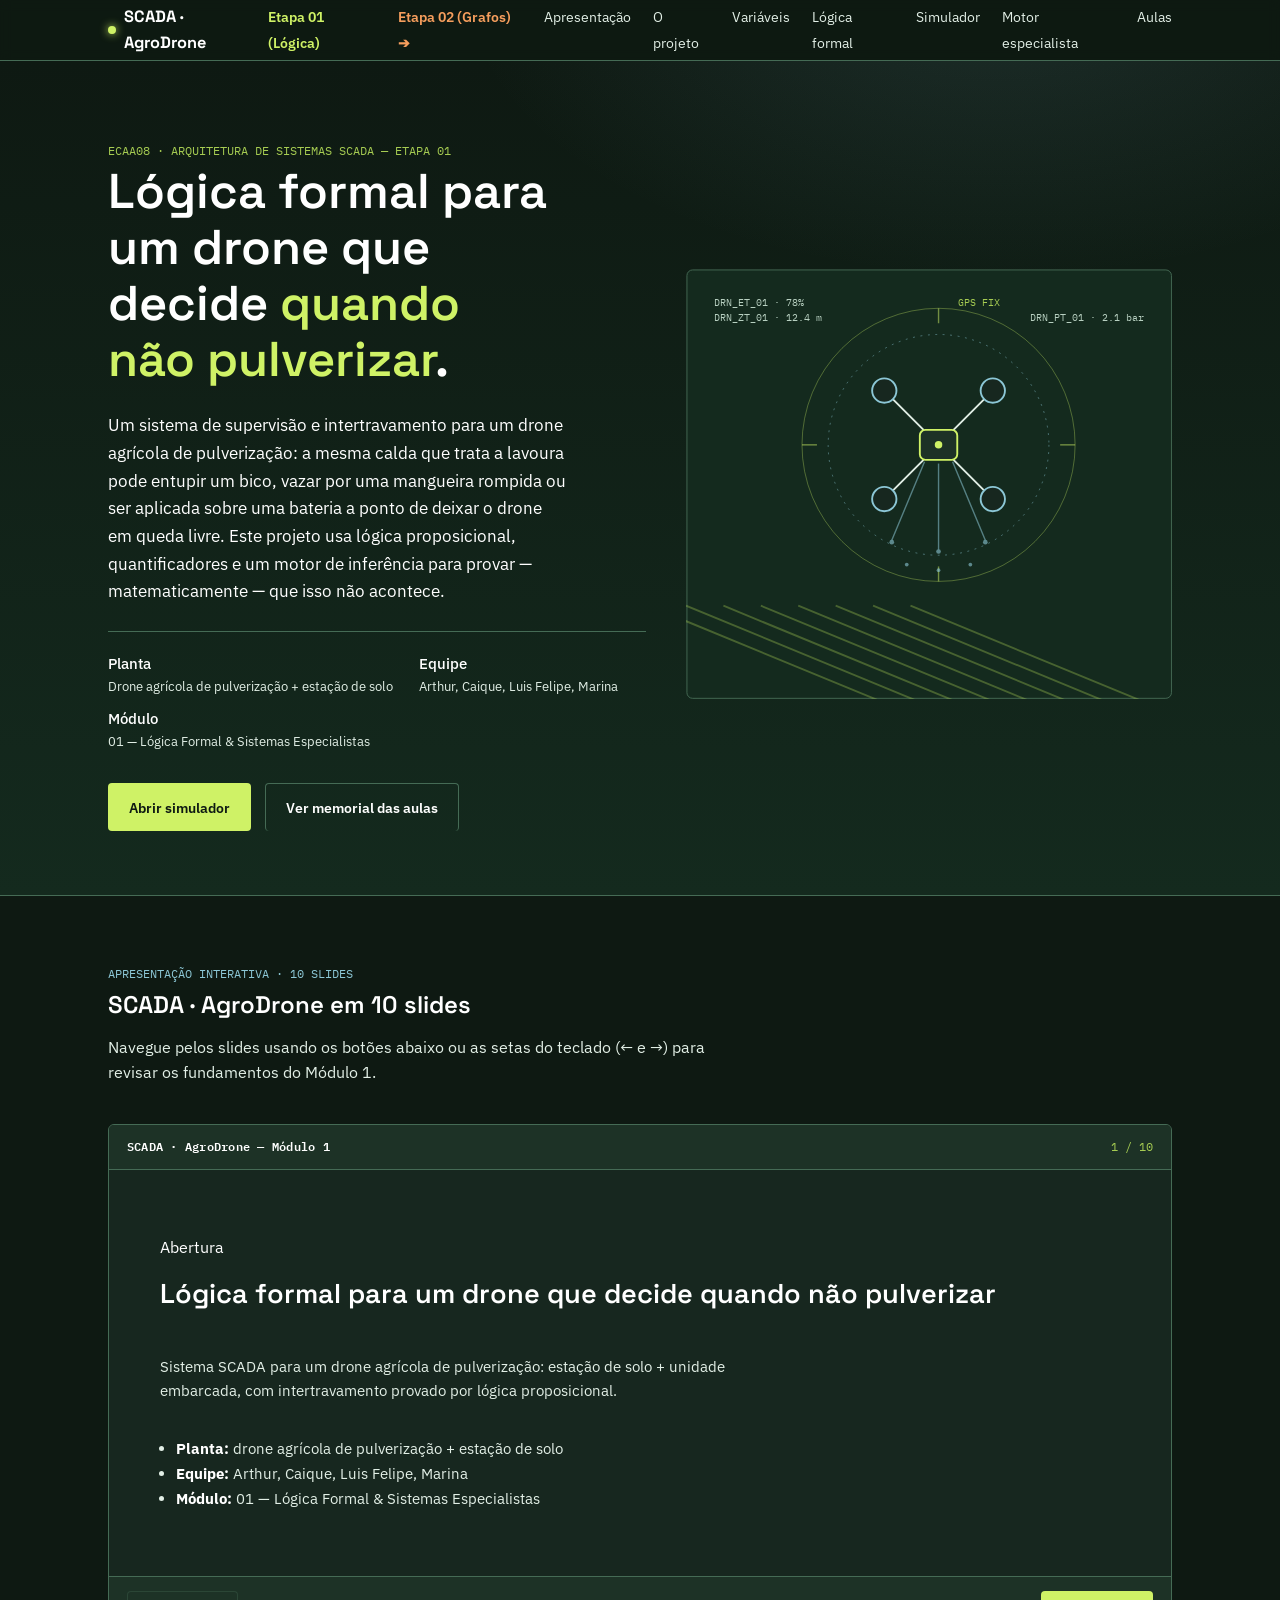
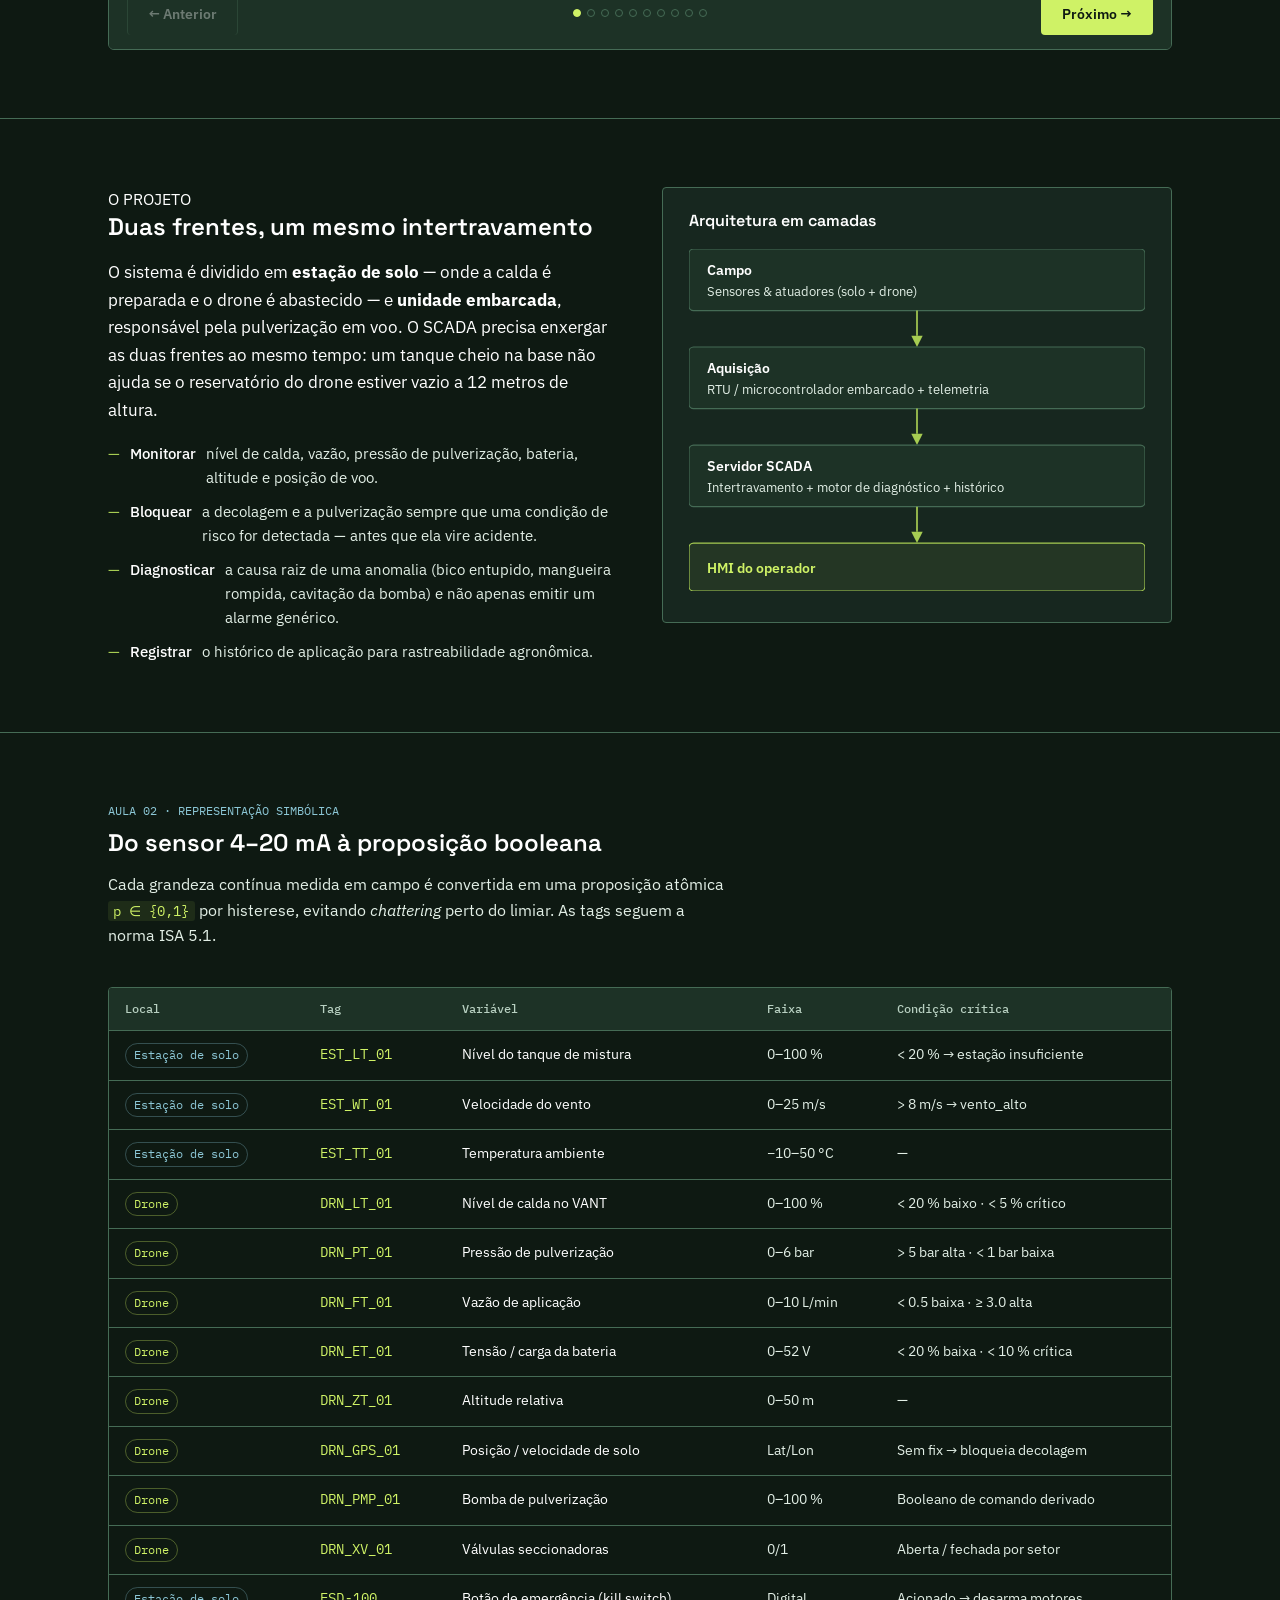
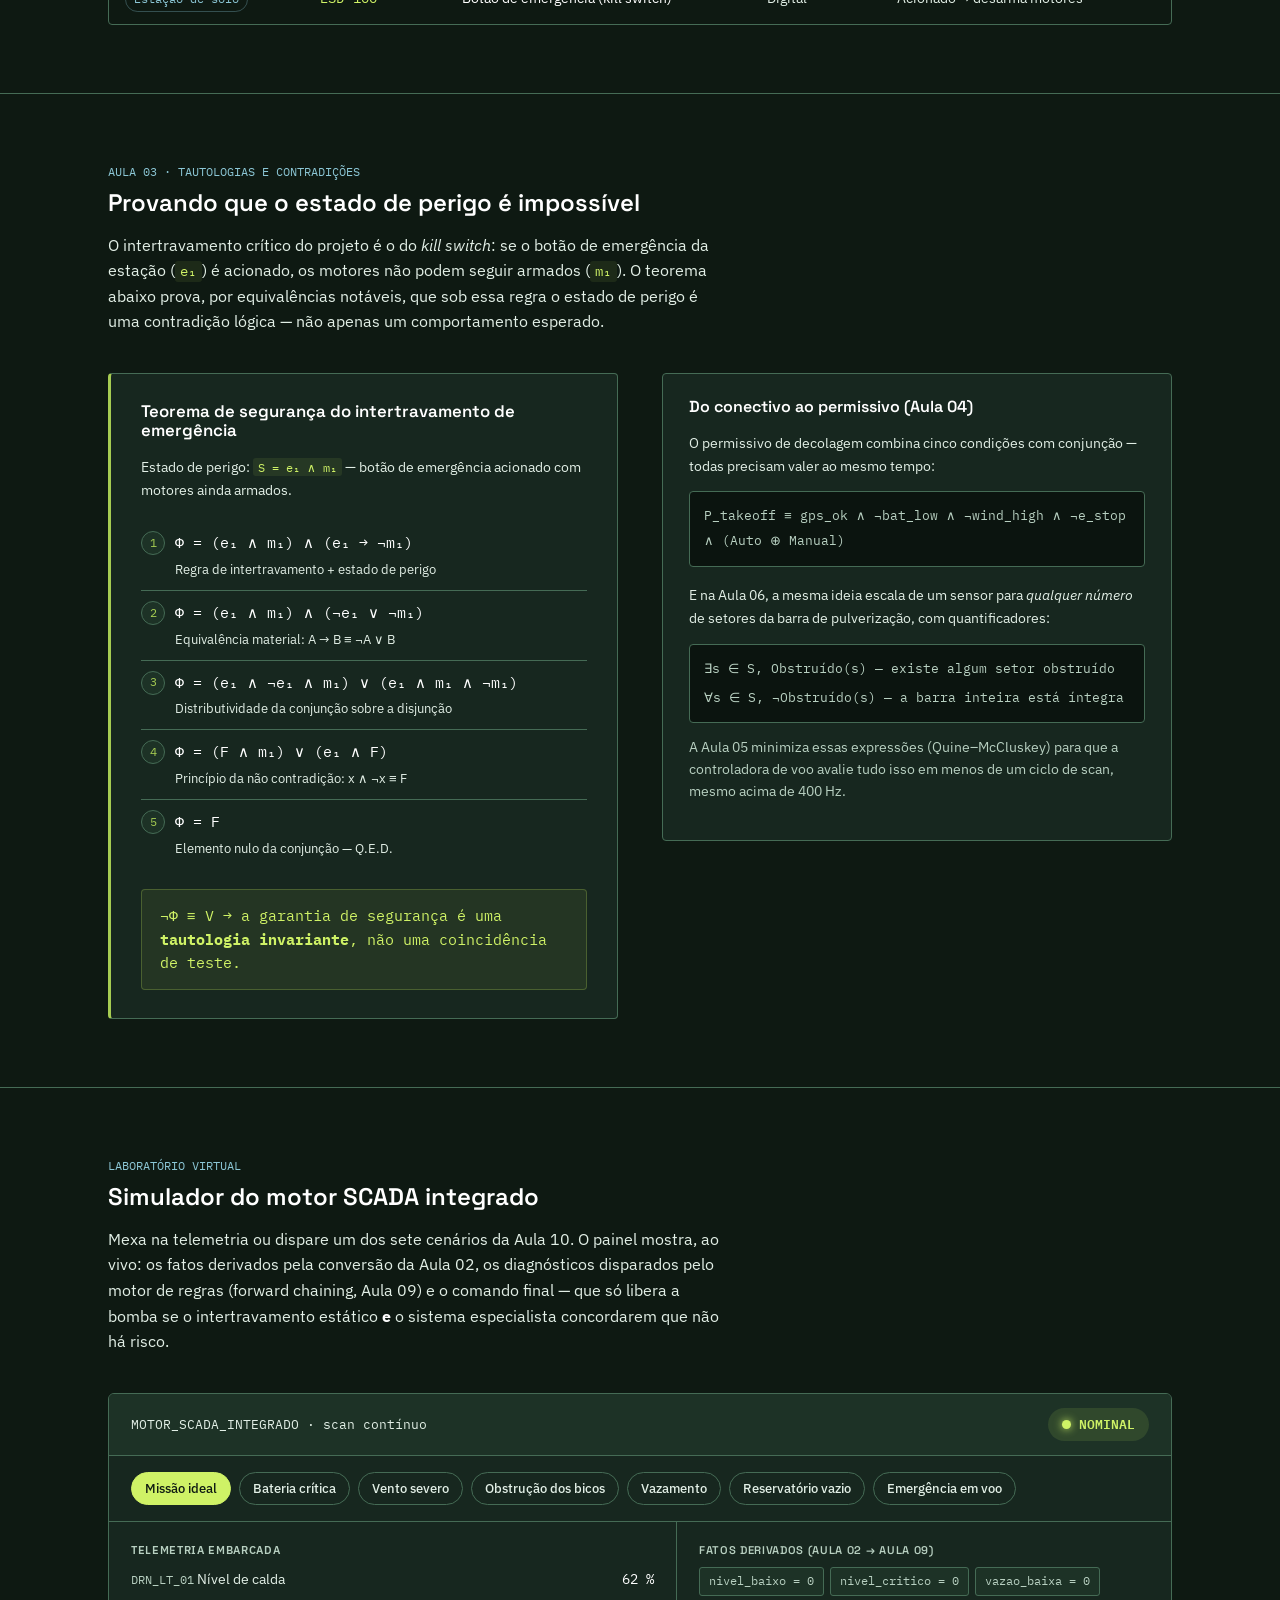
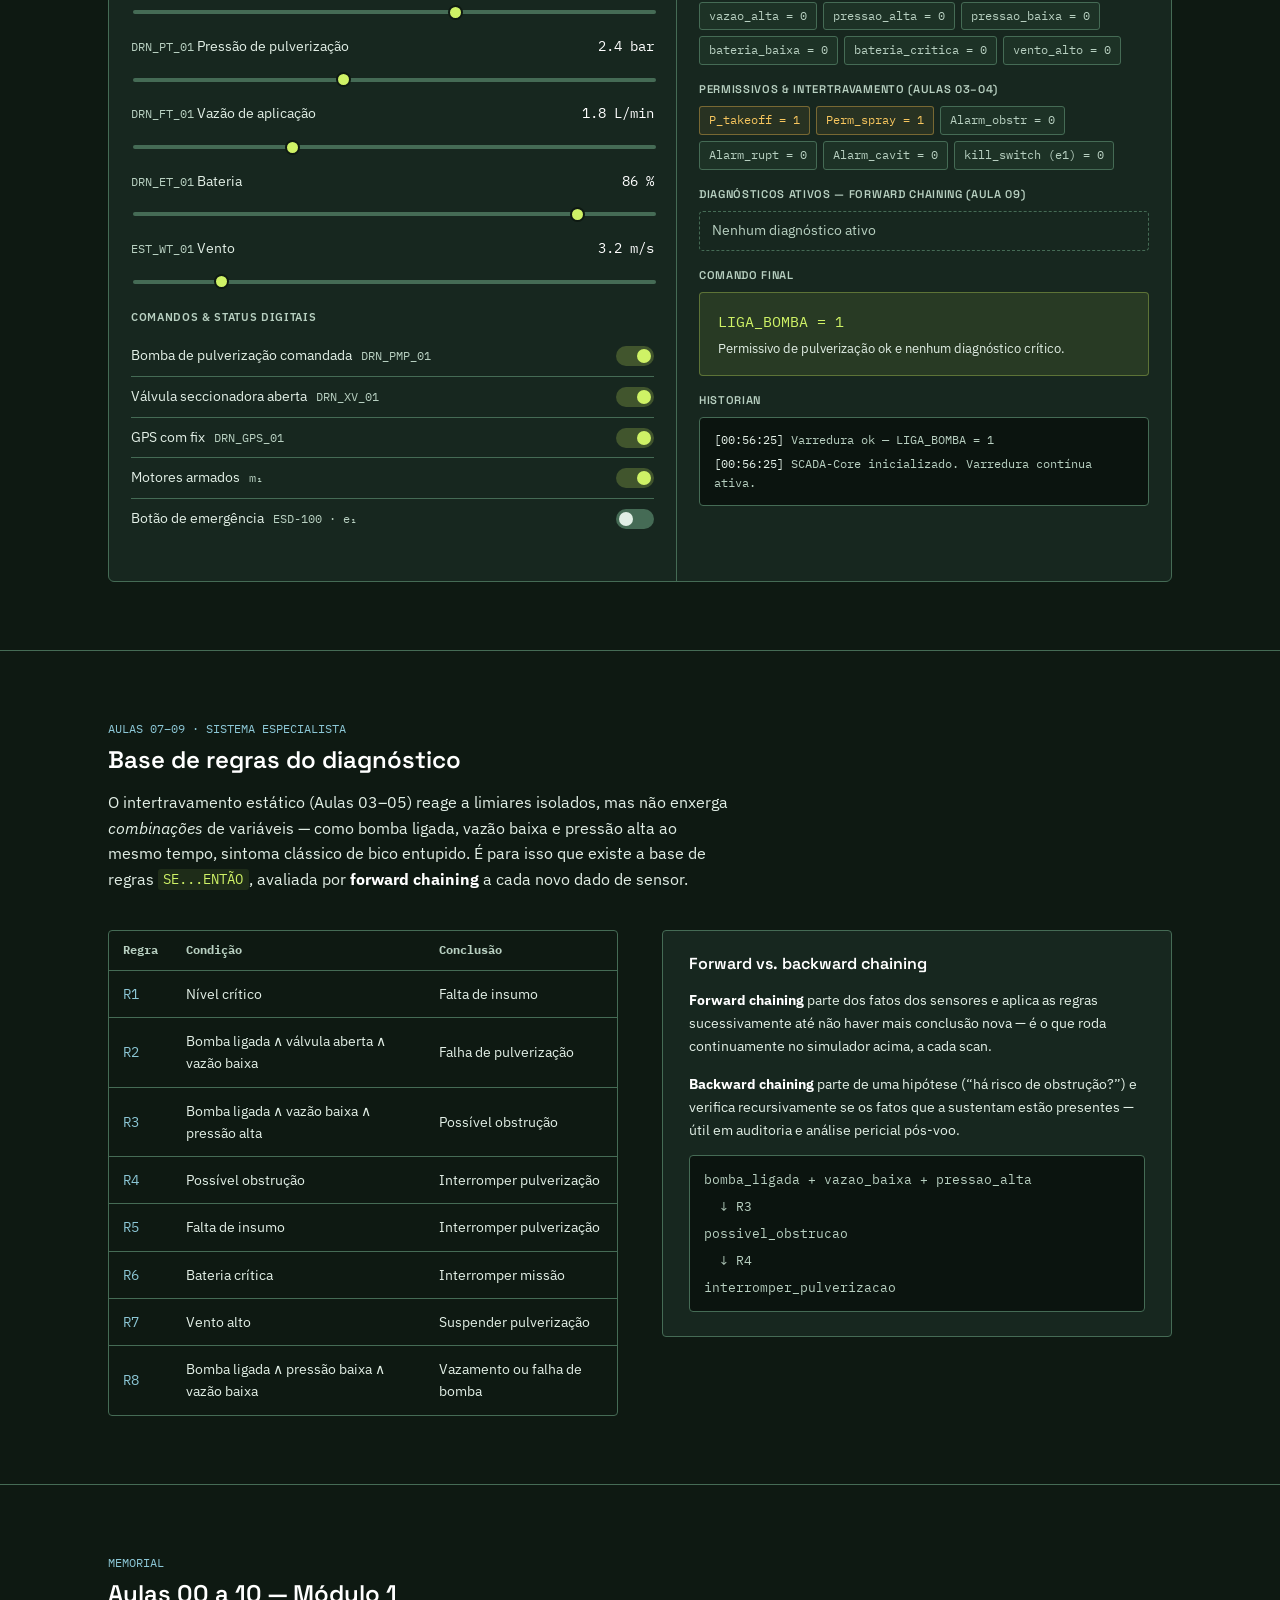
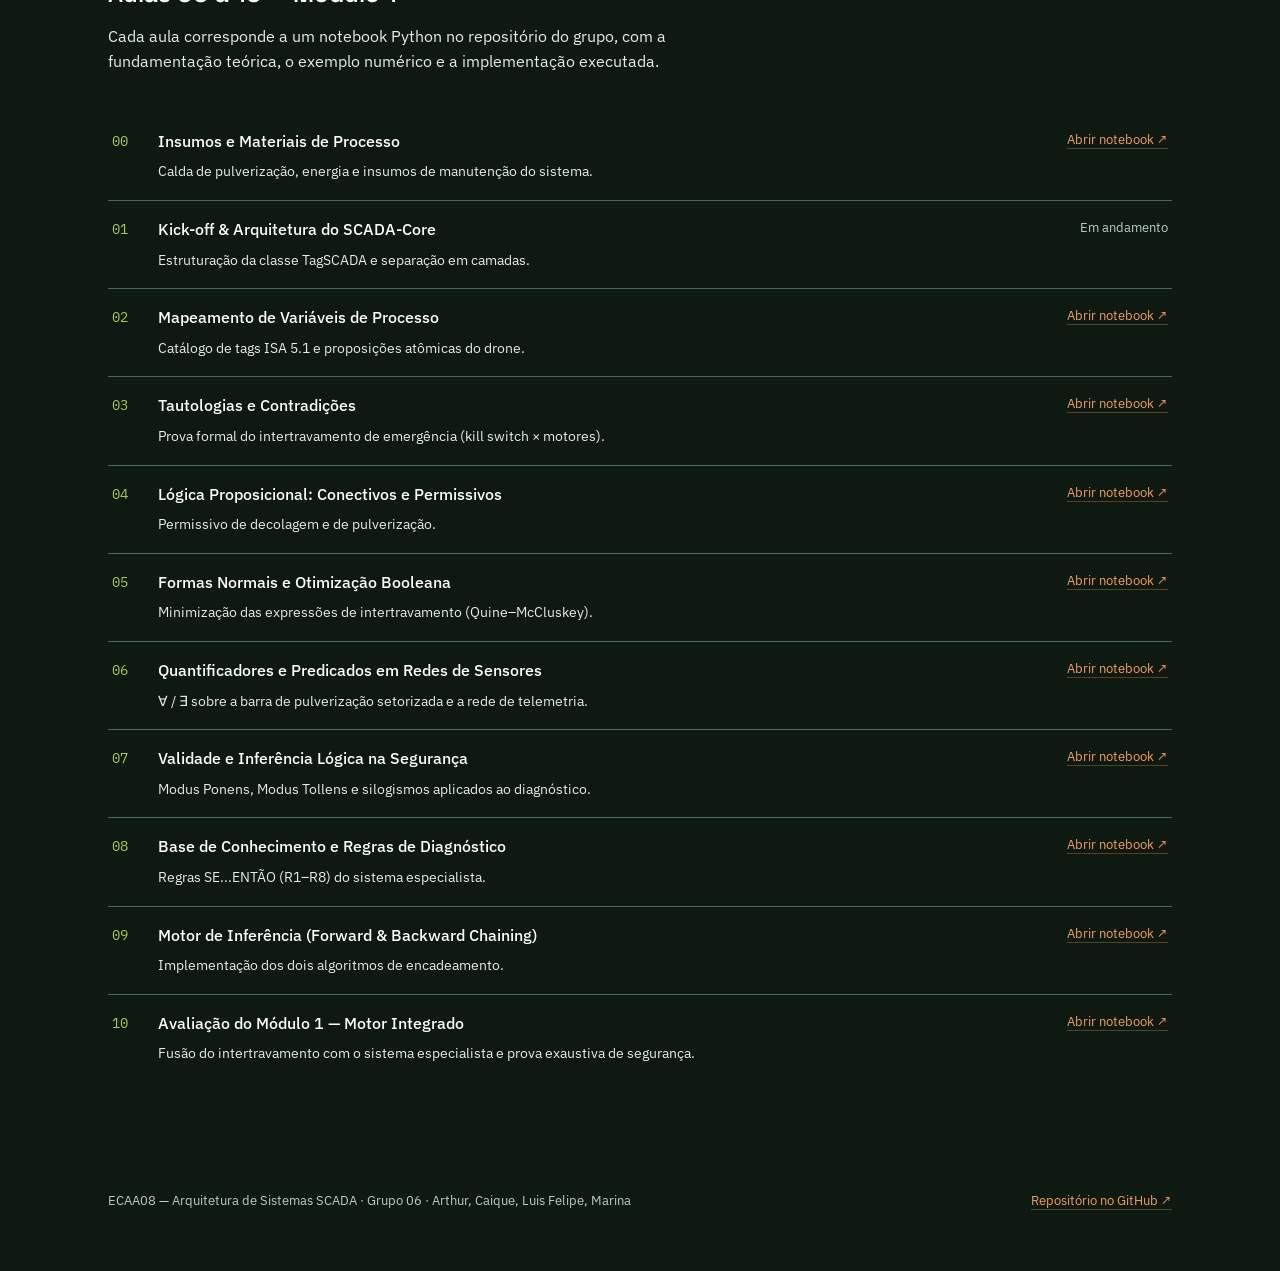
<file: index.html>
﻿<!DOCTYPE html>
<html lang="pt-BR">
<head>
<meta charset="UTF-8">
<meta name="viewport" content="width=device-width, initial-scale=1.0">
<title>SCADA · AgroDrone — Grupo 06 · ECAA08</title>
<meta name="description" content="Sistema SCADA aplicado a um drone agrícola de pulverização — Etapa 01: Lógica Formal &amp; Sistemas Especialistas. Grupo 06, ECAA08.">
<link rel="stylesheet" href="assets/style.css">
</head>
<body>

<header class="topbar">
  <div class="wrap">
    <a href="#top" class="brand"><span class="dot"></span> SCADA · AgroDrone</a>
    <button class="nav-toggle" id="navToggle" aria-label="Abrir menu">☰</button>
    <ul class="nav-links" id="navLinks">
      <li><a href="index.html" style="color:var(--crop); font-weight:600;">Etapa 01 (Lógica)</a></li>
      <li><a href="etapa-02-grafos.html" style="color:var(--soil); font-weight:600;">Etapa 02 (Grafos) ➔</a></li>
      <li><a href="#apresentacao">Apresentação</a></li>
      <li><a href="#sobre">O projeto</a></li>
      <li><a href="#variaveis">Variáveis</a></li>
      <li><a href="#logica">Lógica formal</a></li>
      <li><a href="#simulador">Simulador</a></li>
      <li><a href="#especialista">Motor especialista</a></li>
      <li><a href="#aulas">Aulas</a></li>
    </ul>
  </div>
</header>

<main id="top">

  <!-- ============ HERO ============ -->
  <section class="hero" style="border-bottom:1px solid var(--border); padding-top:76px;">
    <div class="wrap">
      <div>
        <span class="eyebrow">ECAA08 · ARQUITETURA DE SISTEMAS SCADA — ETAPA 01</span>
        <h1>Lógica formal para um drone que decide <em>quando não pulverizar</em>.</h1>
        <p class="lead">Um sistema de supervisão e intertravamento para um drone agrícola de pulverização: a mesma calda que trata a lavoura pode entupir um bico, vazar por uma mangueira rompida ou ser aplicada sobre uma bateria a ponto de deixar o drone em queda livre. Este projeto usa lógica proposicional, quantificadores e um motor de inferência para provar — matematicamente — que isso não acontece.</p>

        <div class="meta-row">
          <div><strong>Planta</strong>Drone agrícola de pulverização + estação de solo</div>
          <div><strong>Equipe</strong>Arthur, Caique, Luis Felipe, Marina</div>
          <div><strong>Módulo</strong>01 — Lógica Formal &amp; Sistemas Especialistas</div>
        </div>

        <div class="cta-row">
          <a href="#simulador" class="btn btn-primary">Abrir simulador</a>
          <a href="#aulas" class="btn btn-ghost">Ver memorial das aulas</a>
        </div>
      </div>

      <div class="hero-art">
        <svg viewBox="0 0 520 460" xmlns="http://www.w3.org/2000/svg">
          <rect x="1" y="1" width="518" height="458" rx="6" fill="var(--bg-alt)" stroke="var(--border)"/>
          <!-- crop rows -->
          <g stroke="var(--crop-dim)" stroke-width="2" opacity="0.35">
            <line x1="-40" y1="360" x2="300" y2="500"/>
            <line x1="0" y1="360" x2="340" y2="500"/>
            <line x1="40" y1="360" x2="380" y2="500"/>
            <line x1="80" y1="360" x2="420" y2="500"/>
            <line x1="120" y1="360" x2="460" y2="500"/>
            <line x1="160" y1="360" x2="500" y2="500"/>
            <line x1="200" y1="360" x2="540" y2="500"/>
            <line x1="240" y1="360" x2="580" y2="500"/>
          </g>
          <!-- HUD ring -->
          <circle cx="270" cy="188" r="146" fill="none" stroke="var(--crop)" stroke-width="1" opacity="0.35"/>
          <circle cx="270" cy="188" r="118" fill="none" stroke="var(--sky)" stroke-width="1" stroke-dasharray="2 6" opacity="0.5"/>
          <g stroke="var(--crop)" stroke-width="1.5" opacity="0.5">
            <line x1="270" y1="42" x2="270" y2="58"/>
            <line x1="270" y1="318" x2="270" y2="334"/>
            <line x1="124" y1="188" x2="140" y2="188"/>
            <line x1="400" y1="188" x2="416" y2="188"/>
          </g>
          <!-- drone -->
          <g>
            <line x1="270" y1="188" x2="212" y2="130" stroke="var(--muted)" stroke-width="2"/>
            <line x1="270" y1="188" x2="328" y2="130" stroke="var(--muted)" stroke-width="2"/>
            <line x1="270" y1="188" x2="212" y2="246" stroke="var(--muted)" stroke-width="2"/>
            <line x1="270" y1="188" x2="328" y2="246" stroke="var(--muted)" stroke-width="2"/>
            <circle cx="212" cy="130" r="13" fill="var(--panel)" stroke="var(--sky)" stroke-width="2"/>
            <circle cx="328" cy="130" r="13" fill="var(--panel)" stroke="var(--sky)" stroke-width="2"/>
            <circle cx="212" cy="246" r="13" fill="var(--panel)" stroke="var(--sky)" stroke-width="2"/>
            <circle cx="328" cy="246" r="13" fill="var(--panel)" stroke="var(--sky)" stroke-width="2"/>
            <rect x="250" y="172" width="40" height="32" rx="6" fill="var(--panel-2)" stroke="var(--crop)" stroke-width="2"/>
            <circle cx="270" cy="188" r="4" fill="var(--crop)"/>
          </g>
          <!-- spray -->
          <g stroke="var(--sky)" stroke-width="1.5" opacity="0.55">
            <line x1="255" y1="206" x2="220" y2="290"/>
            <line x1="270" y1="208" x2="270" y2="300"/>
            <line x1="285" y1="206" x2="320" y2="290"/>
          </g>
          <g fill="var(--sky)" opacity="0.6">
            <circle cx="220" cy="292" r="2.5"/>
            <circle cx="270" cy="302" r="2.5"/>
            <circle cx="320" cy="292" r="2.5"/>
            <circle cx="236" cy="316" r="2"/>
            <circle cx="270" cy="322" r="2"/>
            <circle cx="304" cy="316" r="2"/>
          </g>
          <!-- HUD labels -->
          <text x="30" y="40" font-family="IBM Plex Mono, monospace" font-size="11" fill="var(--muted-dim)">DRN_ET_01 · 78%</text>
          <text x="30" y="56" font-family="IBM Plex Mono, monospace" font-size="11" fill="var(--muted-dim)">DRN_ZT_01 · 12.4 m</text>
          <text x="336" y="40" font-family="IBM Plex Mono, monospace" font-size="11" fill="var(--crop-dim)" text-anchor="end">GPS FIX</text>
          <text x="490" y="56" font-family="IBM Plex Mono, monospace" font-size="11" fill="var(--muted-dim)" text-anchor="end">DRN_PT_01 · 2.1 bar</text>
        </svg>
      </div>
    </div>
  </section>
<!-- ============ APRESENTAÇÃO (SLIDES) ============ -->
<section id="apresentacao">
  <div class="wrap">
    <div class="section-head">
      <span class="kicker">APRESENTAÇÃO INTERATIVA · 10 SLIDES</span>
      <h2>SCADA · AgroDrone em 10 slides</h2>
      <p>Navegue pelos slides usando os botões abaixo ou as setas do teclado (← e →) para revisar os fundamentos do Módulo 1.</p>
    </div>

    <div class="deck" id="deck">
      <div class="deck-topbar">
        <span class="deck-title">SCADA · AgroDrone — Módulo 1</span>
        <span class="deck-counter"><span id="slideCurrent">1</span> / <span id="slideTotal">10</span></span>
      </div>

      <div class="deck-viewport">
        <div class="deck-track" id="deckTrack"><!-- slides injetados via script.js --></div>
      </div>

      <div class="deck-controls">
        <button id="prevSlide" class="btn btn-ghost" aria-label="Slide anterior">← Anterior</button>
        <div class="deck-dots" id="deckDots"></div>
        <button id="nextSlide" class="btn btn-primary" aria-label="Próximo slide">Próximo →</button>
      </div>
    </div>
  </div>
</section>
  <!-- ============ SOBRE ============ -->
  <section id="sobre">
    <div class="wrap">
      <div class="grid-2">
        <div>
          <span class="section-head kicker">O PROJETO</span>
          <h2>Duas frentes, um mesmo intertravamento</h2>
          <p class="lead">O sistema é dividido em <b style="color:var(--ink)">estação de solo</b> — onde a calda é preparada e o drone é abastecido — e <b style="color:var(--ink)">unidade embarcada</b>, responsável pela pulverização em voo. O SCADA precisa enxergar as duas frentes ao mesmo tempo: um tanque cheio na base não ajuda se o reservatório do drone estiver vazio a 12 metros de altura.</p>
          <ul class="fact-list">
            <li><b>Monitorar</b> nível de calda, vazão, pressão de pulverização, bateria, altitude e posição de voo.</li>
            <li><b>Bloquear</b> a decolagem e a pulverização sempre que uma condição de risco for detectada — antes que ela vire acidente.</li>
            <li><b>Diagnosticar</b> a causa raiz de uma anomalia (bico entupido, mangueira rompida, cavitação da bomba) e não apenas emitir um alarme genérico.</li>
            <li><b>Registrar</b> o histórico de aplicação para rastreabilidade agronômica.</li>
          </ul>
        </div>

        <div class="panel">
          <h3 style="font-size:1rem; margin-bottom:18px;">Arquitetura em camadas</h3>
          <svg class="arch-svg" viewBox="0 0 400 300" xmlns="http://www.w3.org/2000/svg">
            <g font-family="IBM Plex Sans, sans-serif" font-size="12">
              <rect x="0" y="0" width="400" height="54" rx="4" fill="var(--panel-2)" stroke="var(--border)"/>
              <text x="16" y="23" fill="var(--ink)" font-weight="600">Campo</text>
              <text x="16" y="41" fill="var(--muted)" font-size="11">Sensores &amp; atuadores (solo + drone)</text>

              <line x1="200" y1="54" x2="200" y2="76" stroke="var(--crop-dim)" stroke-width="1.5"/>
              <polygon points="195,76 205,76 200,86" fill="var(--crop-dim)"/>

              <rect x="0" y="86" width="400" height="54" rx="4" fill="var(--panel-2)" stroke="var(--border)"/>
              <text x="16" y="109" fill="var(--ink)" font-weight="600">Aquisição</text>
              <text x="16" y="127" fill="var(--muted)" font-size="11">RTU / microcontrolador embarcado + telemetria</text>

              <line x1="200" y1="140" x2="200" y2="162" stroke="var(--crop-dim)" stroke-width="1.5"/>
              <polygon points="195,162 205,162 200,172" fill="var(--crop-dim)"/>

              <rect x="0" y="172" width="400" height="54" rx="4" fill="var(--panel-2)" stroke="var(--border)"/>
              <text x="16" y="195" fill="var(--ink)" font-weight="600">Servidor SCADA</text>
              <text x="16" y="213" fill="var(--muted)" font-size="11">Intertravamento + motor de diagnóstico + histórico</text>

              <line x1="200" y1="226" x2="200" y2="248" stroke="var(--crop-dim)" stroke-width="1.5"/>
              <polygon points="195,248 205,248 200,258" fill="var(--crop-dim)"/>

              <rect x="0" y="258" width="400" height="42" rx="4" fill="rgba(191,224,90,0.08)" stroke="var(--crop-dim)"/>
              <text x="16" y="284" fill="var(--crop)" font-weight="600">HMI do operador</text>
            </g>
          </svg>
        </div>
      </div>
    </div>
  </section>

  <!-- ============ VARIÁVEIS ============ -->
  <section id="variaveis">
    <div class="wrap">
      <div class="section-head">
        <span class="kicker">AULA 02 · REPRESENTAÇÃO SIMBÓLICA</span>
        <h2>Do sensor 4–20 mA à proposição booleana</h2>
        <p>Cada grandeza contínua medida em campo é convertida em uma proposição atômica <code>p ∈ {0,1}</code> por histerese, evitando <em>chattering</em> perto do limiar. As tags seguem a norma ISA 5.1.</p>
      </div>

      <div class="tagtable-scroll">
        <table class="tagtable">
          <thead>
            <tr><th>Local</th><th>Tag</th><th>Variável</th><th>Faixa</th><th>Condição crítica</th></tr>
          </thead>
          <tbody>
            <tr><td><span class="pill solo">Estação de solo</span></td><td class="tagcell">EST_LT_01</td><td class="varname">Nível do tanque de mistura</td><td>0–100 %</td><td>&lt; 20 % → estação insuficiente</td></tr>
            <tr><td><span class="pill solo">Estação de solo</span></td><td class="tagcell">EST_WT_01</td><td class="varname">Velocidade do vento</td><td>0–25 m/s</td><td>&gt; 8 m/s → vento_alto</td></tr>
            <tr><td><span class="pill solo">Estação de solo</span></td><td class="tagcell">EST_TT_01</td><td class="varname">Temperatura ambiente</td><td>−10–50 °C</td><td>—</td></tr>
            <tr><td><span class="pill drone">Drone</span></td><td class="tagcell">DRN_LT_01</td><td class="varname">Nível de calda no VANT</td><td>0–100 %</td><td>&lt; 20 % baixo · &lt; 5 % crítico</td></tr>
            <tr><td><span class="pill drone">Drone</span></td><td class="tagcell">DRN_PT_01</td><td class="varname">Pressão de pulverização</td><td>0–6 bar</td><td>&gt; 5 bar alta · &lt; 1 bar baixa</td></tr>
            <tr><td><span class="pill drone">Drone</span></td><td class="tagcell">DRN_FT_01</td><td class="varname">Vazão de aplicação</td><td>0–10 L/min</td><td>&lt; 0.5 baixa · ≥ 3.0 alta</td></tr>
            <tr><td><span class="pill drone">Drone</span></td><td class="tagcell">DRN_ET_01</td><td class="varname">Tensão / carga da bateria</td><td>0–52 V</td><td>&lt; 20 % baixa · &lt; 10 % crítica</td></tr>
            <tr><td><span class="pill drone">Drone</span></td><td class="tagcell">DRN_ZT_01</td><td class="varname">Altitude relativa</td><td>0–50 m</td><td>—</td></tr>
            <tr><td><span class="pill drone">Drone</span></td><td class="tagcell">DRN_GPS_01</td><td class="varname">Posição / velocidade de solo</td><td>Lat/Lon</td><td>Sem fix → bloqueia decolagem</td></tr>
            <tr><td><span class="pill drone">Drone</span></td><td class="tagcell">DRN_PMP_01</td><td class="varname">Bomba de pulverização</td><td>0–100 %</td><td>Booleano de comando derivado</td></tr>
            <tr><td><span class="pill drone">Drone</span></td><td class="tagcell">DRN_XV_01</td><td class="varname">Válvulas seccionadoras</td><td>0/1</td><td>Aberta / fechada por setor</td></tr>
            <tr><td><span class="pill solo">Estação de solo</span></td><td class="tagcell">ESD‑100</td><td class="varname">Botão de emergência (kill switch)</td><td>Digital</td><td>Acionado → desarma motores</td></tr>
          </tbody>
        </table>
      </div>
    </div>
  </section>

  <!-- ============ LÓGICA FORMAL ============ -->
  <section id="logica">
    <div class="wrap">
      <div class="section-head">
        <span class="kicker">AULA 03 · TAUTOLOGIAS E CONTRADIÇÕES</span>
        <h2>Provando que o estado de perigo é impossível</h2>
        <p>O intertravamento crítico do projeto é o do <em>kill switch</em>: se o botão de emergência da estação (<code>e₁</code>) é acionado, os motores não podem seguir armados (<code>m₁</code>). O teorema abaixo prova, por equivalências notáveis, que sob essa regra o estado de perigo é uma contradição lógica — não apenas um comportamento esperado.</p>
      </div>

      <div class="grid-2">
        <div class="proof">
          <h3>Teorema de segurança do intertravamento de emergência</h3>
          <p style="font-size:0.9rem;">Estado de perigo: <code>S = e₁ ∧ m₁</code> — botão de emergência acionado com motores ainda armados.</p>
          <ol class="proof-steps">
            <li>Φ = (e₁ ∧ m₁) ∧ (e₁ → ¬m₁)<span class="note">Regra de intertravamento + estado de perigo</span></li>
            <li>Φ = (e₁ ∧ m₁) ∧ (¬e₁ ∨ ¬m₁)<span class="note">Equivalência material: A → B ≡ ¬A ∨ B</span></li>
            <li>Φ = (e₁ ∧ ¬e₁ ∧ m₁) ∨ (e₁ ∧ m₁ ∧ ¬m₁)<span class="note">Distributividade da conjunção sobre a disjunção</span></li>
            <li>Φ = (F ∧ m₁) ∨ (e₁ ∧ F)<span class="note">Princípio da não contradição: x ∧ ¬x ≡ F</span></li>
            <li>Φ = F<span class="note">Elemento nulo da conjunção — Q.E.D.</span></li>
          </ol>
          <div class="proof-result">¬Φ ≡ V → a garantia de segurança é uma <b>tautologia invariante</b>, não uma coincidência de teste.</div>
        </div>

        <div class="panel">
          <h3 style="font-size:1rem;">Do conectivo ao permissivo (Aula 04)</h3>
          <p style="font-size:0.9rem;">O permissivo de decolagem combina cinco condições com conjunção — todas precisam valer ao mesmo tempo:</p>
          <div class="log-box" style="max-height:none; font-size:0.82rem; line-height:1.9;">
            <div>P_takeoff ≡ gps_ok ∧ ¬bat_low ∧ ¬wind_high ∧ ¬e_stop ∧ (Auto ⊕ Manual)</div>
          </div>
          <p style="font-size:0.9rem; margin-top:16px;">E na Aula 06, a mesma ideia escala de um sensor para <em>qualquer número</em> de setores da barra de pulverização, com quantificadores:</p>
          <div class="log-box" style="max-height:none; font-size:0.82rem; line-height:1.9;">
            <div>∃s ∈ S, Obstruído(s) — existe algum setor obstruído</div>
            <div>∀s ∈ S, ¬Obstruído(s) — a barra inteira está íntegra</div>
          </div>
          <p style="font-size:0.85rem; margin-top:14px; color:var(--muted-dim);">A Aula 05 minimiza essas expressões (Quine–McCluskey) para que a controladora de voo avalie tudo isso em menos de um ciclo de scan, mesmo acima de 400 Hz.</p>
        </div>
      </div>
    </div>
  </section>

  <!-- ============ SIMULADOR ============ -->
  <section id="simulador">
    <div class="wrap">
      <div class="section-head">
        <span class="kicker">LABORATÓRIO VIRTUAL</span>
        <h2>Simulador do motor SCADA integrado</h2>
        <p>Mexa na telemetria ou dispare um dos sete cenários da Aula 10. O painel mostra, ao vivo: os fatos derivados pela conversão da Aula 02, os diagnósticos disparados pelo motor de regras (forward chaining, Aula 09) e o comando final — que só libera a bomba se o intertravamento estático <b style="color:var(--ink)">e</b> o sistema especialista concordarem que não há risco.</p>
      </div>

      <div class="simulator">
        <div class="sim-topbar">
          <span class="sim-title">MOTOR_SCADA_INTEGRADO · scan contínuo</span>
          <div class="sim-status ok" id="simStatus"><span class="led"></span><span id="simStatusText">NOMINAL</span></div>
        </div>

        <div class="scenario-row" id="scenarioRow">
          <button class="scenario-btn active" data-scenario="ideal">Missão ideal</button>
          <button class="scenario-btn" data-scenario="bateria">Bateria crítica</button>
          <button class="scenario-btn" data-scenario="vento">Vento severo</button>
          <button class="scenario-btn" data-scenario="obstrucao">Obstrução dos bicos</button>
          <button class="scenario-btn" data-scenario="vazamento">Vazamento</button>
          <button class="scenario-btn" data-scenario="vazio">Reservatório vazio</button>
          <button class="scenario-btn" data-scenario="emergencia">Emergência em voo</button>
        </div>

        <div class="sim-body">
          <div class="sim-controls">

            <div class="ctrl-group">
              <h4>Telemetria embarcada</h4>
              <div class="slider-row">
                <label><span><span class="tagname">DRN_LT_01</span> Nível de calda</span><span class="val" id="v_nivel">62 %</span></label>
                <input type="range" id="s_nivel" min="0" max="100" value="62">
              </div>
              <div class="slider-row">
                <label><span><span class="tagname">DRN_PT_01</span> Pressão de pulverização</span><span class="val" id="v_pressao">2.4 bar</span></label>
                <input type="range" id="s_pressao" min="0" max="60" value="24">
              </div>
              <div class="slider-row">
                <label><span><span class="tagname">DRN_FT_01</span> Vazão de aplicação</span><span class="val" id="v_vazao">1.8 L/min</span></label>
                <input type="range" id="s_vazao" min="0" max="60" value="18">
              </div>
              <div class="slider-row">
                <label><span><span class="tagname">DRN_ET_01</span> Bateria</span><span class="val" id="v_bateria">86 %</span></label>
                <input type="range" id="s_bateria" min="0" max="100" value="86">
              </div>
              <div class="slider-row">
                <label><span><span class="tagname">EST_WT_01</span> Vento</span><span class="val" id="v_vento">3.2 m/s</span></label>
                <input type="range" id="s_vento" min="0" max="200" value="32">
              </div>
            </div>

            <div class="ctrl-group">
              <h4>Comandos &amp; status digitais</h4>
              <div class="toggle-row">
                <label>Bomba de pulverização comandada <span class="tagname">DRN_PMP_01</span></label>
                <label class="switch"><input type="checkbox" id="s_bomba" checked><span class="slider"></span></label>
              </div>
              <div class="toggle-row">
                <label>Válvula seccionadora aberta <span class="tagname">DRN_XV_01</span></label>
                <label class="switch"><input type="checkbox" id="s_valvula" checked><span class="slider"></span></label>
              </div>
              <div class="toggle-row">
                <label>GPS com fix <span class="tagname">DRN_GPS_01</span></label>
                <label class="switch"><input type="checkbox" id="s_gps" checked><span class="slider"></span></label>
              </div>
              <div class="toggle-row">
                <label>Motores armados <span class="tagname">m₁</span></label>
                <label class="switch"><input type="checkbox" id="s_motores" checked><span class="slider"></span></label>
              </div>
              <div class="toggle-row">
                <label>Botão de emergência <span class="tagname">ESD-100 · e₁</span></label>
                <label class="switch"><input type="checkbox" id="s_estop"><span class="slider"></span></label>
              </div>
            </div>
          </div>

          <div class="sim-readout">
            <div class="readout-block">
              <h4>Fatos derivados (Aula 02 → Aula 09)</h4>
              <div class="prop-grid" id="propGrid"></div>
            </div>

            <div class="readout-block">
              <h4>Permissivos &amp; intertravamento (Aulas 03–04)</h4>
              <div class="prop-grid" id="permGrid"></div>
            </div>

            <div class="readout-block">
              <h4>Diagnósticos ativos — forward chaining (Aula 09)</h4>
              <ul class="diag-list empty" id="diagList"><li>Nenhum diagnóstico ativo</li></ul>
            </div>

            <div class="readout-block">
              <h4>Comando final</h4>
              <div class="final-command go" id="finalCommand">
                LIGA_BOMBA = 1
                <span class="why" id="finalWhy">Permissivo de pulverização ok e nenhum diagnóstico crítico.</span>
              </div>
            </div>

            <div class="readout-block">
              <h4>Historian</h4>
              <div class="log-box" id="logBox"></div>
            </div>
          </div>
        </div>
      </div>
    </div>
  </section>

  <!-- ============ MOTOR ESPECIALISTA ============ -->
  <section id="especialista">
    <div class="wrap">
      <div class="section-head">
        <span class="kicker">AULAS 07–09 · SISTEMA ESPECIALISTA</span>
        <h2>Base de regras do diagnóstico</h2>
        <p>O intertravamento estático (Aulas 03–05) reage a limiares isolados, mas não enxerga <em>combinações</em> de variáveis — como bomba ligada, vazão baixa e pressão alta ao mesmo tempo, sintoma clássico de bico entupido. É para isso que existe a base de regras <code>SE...ENTÃO</code>, avaliada por <b style="color:var(--ink)">forward chaining</b> a cada novo dado de sensor.</p>
      </div>

      <div class="grid-2">
        <div class="tagtable-scroll" style="border:1px solid var(--border); border-radius:4px;">
          <table class="rules-table">
            <thead><tr><th>Regra</th><th>Condição</th><th>Conclusão</th></tr></thead>
            <tbody>
              <tr><td class="rid">R1</td><td>Nível crítico</td><td>Falta de insumo</td></tr>
              <tr><td class="rid">R2</td><td>Bomba ligada ∧ válvula aberta ∧ vazão baixa</td><td>Falha de pulverização</td></tr>
              <tr><td class="rid">R3</td><td>Bomba ligada ∧ vazão baixa ∧ pressão alta</td><td>Possível obstrução</td></tr>
              <tr><td class="rid">R4</td><td>Possível obstrução</td><td>Interromper pulverização</td></tr>
              <tr><td class="rid">R5</td><td>Falta de insumo</td><td>Interromper pulverização</td></tr>
              <tr><td class="rid">R6</td><td>Bateria crítica</td><td>Interromper missão</td></tr>
              <tr><td class="rid">R7</td><td>Vento alto</td><td>Suspender pulverização</td></tr>
              <tr><td class="rid">R8</td><td>Bomba ligada ∧ pressão baixa ∧ vazão baixa</td><td>Vazamento ou falha de bomba</td></tr>
            </tbody>
          </table>
        </div>

        <div class="panel">
          <h3 style="font-size:1rem;">Forward vs. backward chaining</h3>
          <p style="font-size:0.9rem;"><b style="color:var(--ink)">Forward chaining</b> parte dos fatos dos sensores e aplica as regras sucessivamente até não haver mais conclusão nova — é o que roda continuamente no simulador acima, a cada scan.</p>
          <p style="font-size:0.9rem;"><b style="color:var(--ink)">Backward chaining</b> parte de uma hipótese (“há risco de obstrução?”) e verifica recursivamente se os fatos que a sustentam estão presentes — útil em auditoria e análise pericial pós-voo.</p>
          <div class="log-box" style="max-height:none; font-size:0.8rem; line-height:1.8; margin-top:14px;">
            <div>bomba_ligada + vazao_baixa + pressao_alta</div>
            <div>&nbsp;&nbsp;↓ R3</div>
            <div>possivel_obstrucao</div>
            <div>&nbsp;&nbsp;↓ R4</div>
            <div>interromper_pulverizacao</div>
          </div>
        </div>
      </div>
    </div>
  </section>

  <!-- ============ AULAS / MEMORIAL ============ -->
  <section id="aulas">
    <div class="wrap">
      <div class="section-head">
        <span class="kicker">MEMORIAL</span>
        <h2>Aulas 00 a 10 — Módulo 1</h2>
        <p>Cada aula corresponde a um notebook Python no repositório do grupo, com a fundamentação teórica, o exemplo numérico e a implementação executada.</p>
      </div>

      <table class="lesson-table">
        <tbody id="lessonTable"></tbody>
      </table>
    </div>
  </section>

</main>

<footer>
  <div class="wrap">
    <p>ECAA08 — Arquitetura de Sistemas SCADA · Grupo 06 · Arthur, Caique, Luis Felipe, Marina</p>
    <p><a href="https://github.com/marinazakimi/ECAA08--Grupo-06" target="_blank" rel="noopener">Repositório no GitHub ↗</a></p>
  </div>
</footer>

<script src="assets/script.js"></script>
</body>
</html>
</file>
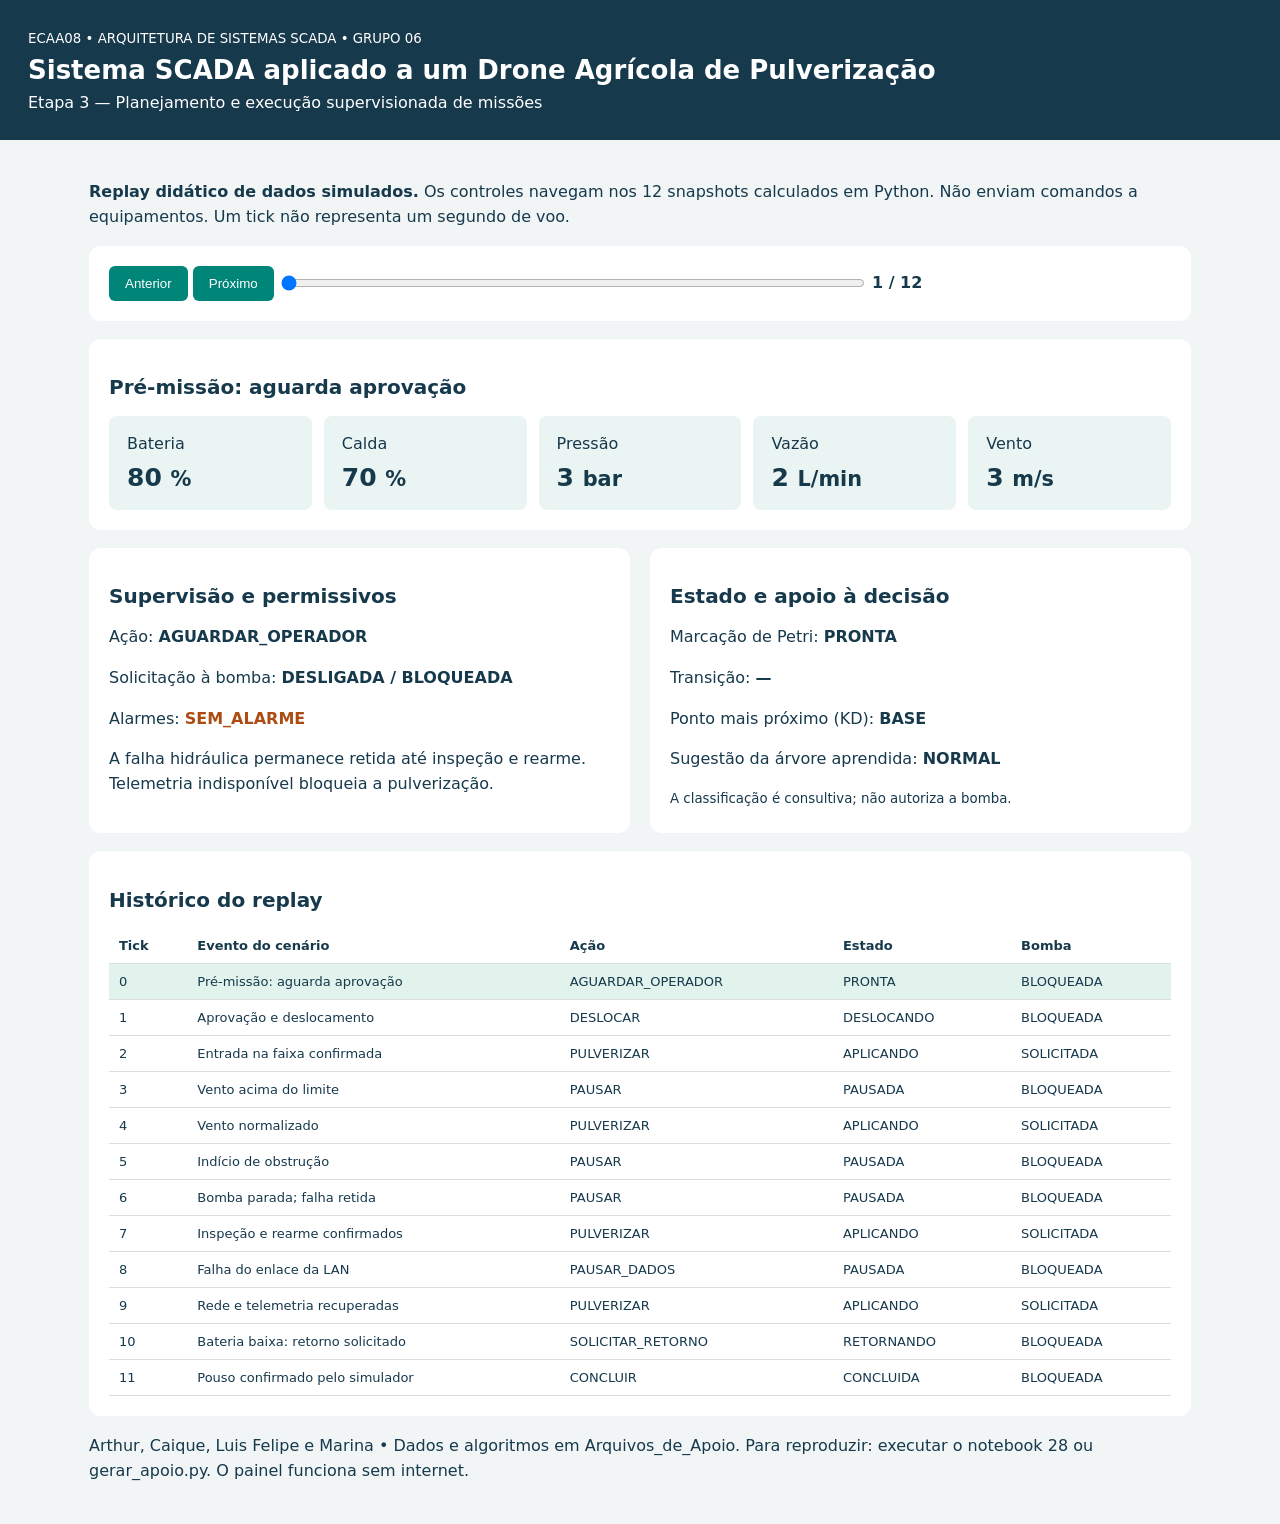
<file: etapa-03-arvores/Arquivos_de_Apoio/Painel_SCADA.html>
<!doctype html><html lang="pt-BR"><meta charset="utf-8"><meta name="viewport" content="width=device-width,initial-scale=1"><title>SCADA • Drone agrícola | Grupo 06</title>
<style>*{box-sizing:border-box}body{margin:0;background:#f1f5f6;color:#16394c;font:16px system-ui}header{background:#16394c;color:white;padding:28px}main{max-width:1150px;margin:auto;padding:24px}h1{font-size:26px;margin:8px 0}h2{font-size:20px}small{color:inherit}.controls,section{background:white;border-radius:12px;padding:20px;margin-bottom:18px}.grid{display:grid;grid-template-columns:repeat(5,1fr);gap:12px}.card{padding:18px;background:#eaf4f2;border-radius:8px}.card b{display:block;font-size:25px;margin-top:10px}.details{display:grid;grid-template-columns:1fr 1fr;gap:20px}button{padding:10px 16px;border:0;border-radius:6px;background:#008579;color:white;cursor:pointer}input{width:55%;vertical-align:middle}table{border-collapse:collapse;width:100%;font-size:13px}td,th{padding:10px;border-bottom:1px solid #ddd;text-align:left}tr.selected{background:#e1f3ec}.table{overflow:auto}.alarm{color:#ac4c13;font-weight:600}p{line-height:1.55}@media(max-width:750px){.grid{grid-template-columns:repeat(2,1fr)}.details{grid-template-columns:1fr}input{width:90%}}</style>
<header><small>ECAA08 • ARQUITETURA DE SISTEMAS SCADA • GRUPO 06</small><h1>Sistema SCADA aplicado a um Drone Agrícola de Pulverização</h1><div>Etapa 3 — Planejamento e execução supervisionada de missões</div></header>
<main><p><strong>Replay didático de dados simulados.</strong> Os controles navegam nos 12 snapshots calculados em Python. Não enviam comandos a equipamentos. Um tick não representa um segundo de voo.</p>
<div class="controls"><button id="prev">Anterior</button> <button id="next">Próximo</button> <input id="slider" type="range" min="0" max="11" value="0" aria-label="Snapshot"> <strong id="tick"></strong></div>
<section><h2 id="description"></h2><div class="grid" id="cards"></div></section>
<div class="details"><section><h2>Supervisão e permissivos</h2><p>Ação: <strong id="action"></strong></p><p>Solicitação à bomba: <strong id="pump"></strong></p><p>Alarmes: <span class="alarm" id="alarms"></span></p><p>A falha hidráulica permanece retida até inspeção e rearme. Telemetria indisponível bloqueia a pulverização.</p></section><section><h2>Estado e apoio à decisão</h2><p>Marcação de Petri: <strong id="state"></strong></p><p>Transição: <strong id="transition"></strong></p><p>Ponto mais próximo (KD): <strong id="near"></strong></p><p>Sugestão da árvore aprendida: <strong id="ml"></strong></p><small>A classificação é consultiva; não autoriza a bomba.</small></section></div>
<section class="table"><h2>Histórico do replay</h2><table><thead><tr><th>Tick</th><th>Evento do cenário</th><th>Ação</th><th>Estado</th><th>Bomba</th></tr></thead><tbody id="rows"></tbody></table></section>
<p>Arthur, Caique, Luis Felipe e Marina • Dados e algoritmos em Arquivos_de_Apoio. Para reproduzir: executar o notebook 28 ou gerar_apoio.py. O painel funciona sem internet.</p></main>
<script>const data=[{"tick": 0, "descricao": "Pré-missão: aguarda aprovação", "acao": "AGUARDAR_OPERADOR", "estado_petri": "PRONTA", "bomba": false, "alarmes": "SEM_ALARME", "sugestao_ml": "NORMAL", "ponto_proximo": "BASE", "pressao": 3.0, "vazao": 2.0, "bateria": 80.0, "nivel": 70.0, "vento": 3.0, "transicao": "—"}, {"tick": 1, "descricao": "Aprovação e deslocamento", "acao": "DESLOCAR", "estado_petri": "DESLOCANDO", "bomba": false, "alarmes": "SEM_ALARME", "sugestao_ml": "NORMAL", "ponto_proximo": "BASE", "pressao": 3.0, "vazao": 2.0, "bateria": 80.0, "nivel": 70.0, "vento": 3.0, "transicao": "iniciar"}, {"tick": 2, "descricao": "Entrada na faixa confirmada", "acao": "PULVERIZAR", "estado_petri": "APLICANDO", "bomba": true, "alarmes": "SEM_ALARME", "sugestao_ml": "NORMAL", "ponto_proximo": "T1", "pressao": 3.0, "vazao": 2.0, "bateria": 80.0, "nivel": 70.0, "vento": 3.0, "transicao": "chegar"}, {"tick": 3, "descricao": "Vento acima do limite", "acao": "PAUSAR", "estado_petri": "PAUSADA", "bomba": false, "alarmes": "VENTO_ALTO", "sugestao_ml": "VENTO_ALTO", "ponto_proximo": "T1", "pressao": 3.0, "vazao": 2.0, "bateria": 80.0, "nivel": 70.0, "vento": 9.0, "transicao": "pausar"}, {"tick": 4, "descricao": "Vento normalizado", "acao": "PULVERIZAR", "estado_petri": "APLICANDO", "bomba": true, "alarmes": "SEM_ALARME", "sugestao_ml": "NORMAL", "ponto_proximo": "T1", "pressao": 3.0, "vazao": 2.0, "bateria": 80.0, "nivel": 70.0, "vento": 3.0, "transicao": "retomar"}, {"tick": 5, "descricao": "Indício de obstrução", "acao": "PAUSAR", "estado_petri": "PAUSADA", "bomba": false, "alarmes": "FALHA_PULVERIZACAO; POSSIVEL_OBSTRUCAO; FALHA_RETIDA", "sugestao_ml": "OBSTRUCAO", "ponto_proximo": "T1", "pressao": 5.6, "vazao": 0.2, "bateria": 80.0, "nivel": 70.0, "vento": 3.0, "transicao": "pausar"}, {"tick": 6, "descricao": "Bomba parada; falha retida", "acao": "PAUSAR", "estado_petri": "PAUSADA", "bomba": false, "alarmes": "FALHA_RETIDA", "sugestao_ml": "OBSTRUCAO", "ponto_proximo": "T1", "pressao": 3.0, "vazao": 0.0, "bateria": 80.0, "nivel": 70.0, "vento": 3.0, "transicao": "—"}, {"tick": 7, "descricao": "Inspeção e rearme confirmados", "acao": "PULVERIZAR", "estado_petri": "APLICANDO", "bomba": true, "alarmes": "SEM_ALARME", "sugestao_ml": "NORMAL", "ponto_proximo": "T1", "pressao": 3.0, "vazao": 2.0, "bateria": 80.0, "nivel": 70.0, "vento": 3.0, "transicao": "retomar"}, {"tick": 8, "descricao": "Falha do enlace da LAN", "acao": "PAUSAR_DADOS", "estado_petri": "PAUSADA", "bomba": false, "alarmes": "TELEMETRIA_INDISPONIVEL", "sugestao_ml": "INDISPONIVEL", "ponto_proximo": "T1", "pressao": 3.0, "vazao": 2.0, "bateria": 80.0, "nivel": 70.0, "vento": 3.0, "transicao": "pausar"}, {"tick": 9, "descricao": "Rede e telemetria recuperadas", "acao": "PULVERIZAR", "estado_petri": "APLICANDO", "bomba": true, "alarmes": "SEM_ALARME", "sugestao_ml": "NORMAL", "ponto_proximo": "T1", "pressao": 3.0, "vazao": 2.0, "bateria": 80.0, "nivel": 70.0, "vento": 3.0, "transicao": "retomar"}, {"tick": 10, "descricao": "Bateria baixa: retorno solicitado", "acao": "SOLICITAR_RETORNO", "estado_petri": "RETORNANDO", "bomba": false, "alarmes": "SEM_ALARME", "sugestao_ml": "BATERIA_BAIXA", "ponto_proximo": "T1", "pressao": 3.0, "vazao": 2.0, "bateria": 15.0, "nivel": 70.0, "vento": 3.0, "transicao": "finalizar_faixas"}, {"tick": 11, "descricao": "Pouso confirmado pelo simulador", "acao": "CONCLUIR", "estado_petri": "CONCLUIDA", "bomba": false, "alarmes": "SEM_ALARME", "sugestao_ml": "BATERIA_BAIXA", "ponto_proximo": "BASE", "pressao": 3.0, "vazao": 2.0, "bateria": 15.0, "nivel": 70.0, "vento": 3.0, "transicao": "pousar"}];const get=id=>document.getElementById(id);const slider=get('slider');
get('rows').innerHTML=data.map(r=>`<tr id="row${r.tick}"><td>${r.tick}</td><td>${r.descricao}</td><td>${r.acao}</td><td>${r.estado_petri}</td><td>${r.bomba?'SOLICITADA':'BLOQUEADA'}</td></tr>`).join('');
function render(){const i=Number(slider.value),r=data[i];get('tick').textContent=`${i+1} / ${data.length}`;get('description').textContent=r.descricao;get('cards').innerHTML=[['Bateria',r.bateria,'%'],['Calda',r.nivel,'%'],['Pressão',r.pressao,'bar'],['Vazão',r.vazao,'L/min'],['Vento',r.vento,'m/s']].map(([n,v,u])=>`<div class="card">${n}<b>${v} <small>${u}</small></b></div>`).join('');for(const [id,key] of [['action','acao'],['alarms','alarmes'],['state','estado_petri'],['transition','transicao'],['near','ponto_proximo'],['ml','sugestao_ml']])get(id).textContent=r[key];get('pump').textContent=r.bomba?'PULVERIZAÇÃO SOLICITADA':'DESLIGADA / BLOQUEADA';data.forEach((_,j)=>get('row'+j).classList.toggle('selected',j===i));get('prev').disabled=i===0;get('next').disabled=i===data.length-1;}
slider.addEventListener('input',render);get('prev').onclick=()=>{slider.value=Math.max(0,Number(slider.value)-1);render()};get('next').onclick=()=>{slider.value=Math.min(data.length-1,Number(slider.value)+1);render()};render();</script></html>
</file>
<file: assets/style.css>
﻿/* ============================================================
   SCADA · AgroDrone — Grupo 06 · ECAA08
   Tokens: ver comentário abaixo de cada bloco
   ============================================================ */

@import url('https://fonts.googleapis.com/css2?family=Space+Grotesk:wght@500;600;700&family=IBM+Plex+Sans:wght@400;500;600&family=IBM+Plex+Mono:wght@500;600&display=swap');

:root{
  /* cor — noite sobre a lavoura (Alto Contraste): verde-pinho escuro de base,
     textos e bordas clareados para máxima legibilidade (WCAG AAA) */
  --bg:        #0E1912;
  --bg-alt:    #142A1E;
  --panel:     #17271F;
  --panel-2:   #1D3226;
  --border:    #456B55; /* Clareado de #2A4335 para destacar tabelas e divisórias */
  --ink:       #FFFFFF; /* Branco puro para títulos e destaques principais */
  --muted:     #E2EFE6; /* Clareado de #93AC9C para quase branco nos parágrafos */
  --muted-dim: #B8D0C1; /* Clareado de #6C8577 para legendas, códigos e detalhes */

  --crop:      #CFF266; /* Lima mais vibrante */
  --crop-dim:  #A6CC52; /* Clareado de #7FA33A para ficar bem visível nos comentários */
  --soil:      #F59E5D; /* Tom terroso/laranja mais vivo */
  --sky:       #8CC7D6; /* Azul mais claro e legível sobre o fundo escuro */
  --caution:   #F7C65E;
  --alarm:     #FF7369;

  --font-display: 'Space Grotesk', sans-serif;
  --font-body:    'IBM Plex Sans', sans-serif;
  --font-mono:    'IBM Plex Mono', monospace;

  --max: 1120px;
  --radius: 4px;
}

*{ box-sizing: border-box; }
html{ scroll-behavior: smooth; }

body{
  margin: 0;
  background: var(--bg);
  color: var(--ink);
  font-family: var(--font-body);
  font-size: 16px;
  line-height: 1.6;
  -webkit-font-smoothing: antialiased;
}

@media (prefers-reduced-motion: reduce){
  html{ scroll-behavior: auto; }
  *{ animation-duration: 0.001ms !important; transition-duration: 0.001ms !important; }
}

a{ color: var(--soil); text-decoration: none; border-bottom: 1px solid rgba(224,138,76,0.35); }
a:hover{ border-bottom-color: var(--soil); }

::selection{ background: var(--crop); color: #0E1912; }

.wrap{
  max-width: var(--max);
  margin: 0 auto;
  padding: 0 28px;
}

h1,h2,h3,h4{
  font-family: var(--font-display);
  font-weight: 600;
  line-height: 1.15;
  margin: 0 0 0.5em 0;
  color: var(--ink);
}

p{ max-width: 68ch; color: var(--muted); }
p.lead{ color: var(--ink); font-size: 1.08rem; }

code, .tag{
  font-family: var(--font-mono);
  font-size: 0.85em;
  color: var(--crop);
  background: rgba(191,224,90,0.09);
  padding: 0.1em 0.4em;
  border-radius: 3px;
}

/* ---------------- nav ---------------- */
.topbar{
  position: sticky; top: 0; z-index: 40;
  background: rgba(14,25,18,0.92);
  backdrop-filter: blur(6px);
  border-bottom: 1px solid var(--border);
}
.topbar .wrap{
  display: flex; align-items: center; justify-content: space-between;
  height: 60px;
}
.brand{
  font-family: var(--font-display);
  font-weight: 700;
  font-size: 1.02rem;
  color: var(--ink);
  display: flex; align-items: center; gap: 8px;
  border-bottom: none;
}
.brand .dot{ width: 8px; height: 8px; border-radius: 50%; background: var(--crop); box-shadow: 0 0 8px var(--crop); }
.nav-links{ display: flex; gap: 22px; list-style: none; margin: 0; padding: 0; }
.nav-links a{ color: var(--muted); font-size: 0.88rem; border-bottom: none; }
.nav-links a:hover{ color: var(--crop); }
.nav-toggle{ display: none; }

@media (max-width: 760px){
  .nav-links{
    position: absolute; top: 60px; left: 0; right: 0;
    background: var(--bg-alt); flex-direction: column;
    padding: 16px 28px; gap: 14px; border-bottom: 1px solid var(--border);
    display: none;
  }
  .nav-links.open{ display: flex; }
  .nav-toggle{
    display: block; background: none; border: 1px solid var(--border);
    color: var(--ink); width: 36px; height: 32px; border-radius: 4px; cursor: pointer;
  }
}

/* ---------------- hero ---------------- */
.hero{
  position: relative;
  padding: 76px 0 64px;
  background:
    radial-gradient(ellipse 900px 500px at 78% -10%, rgba(111,160,172,0.16), transparent 60%),
    linear-gradient(180deg, var(--bg) 0%, var(--bg-alt) 100%);
  border-bottom: 1px solid var(--border);
  overflow: hidden;
}
.hero .wrap{
  display: grid;
  grid-template-columns: 1.05fr 0.95fr;
  gap: 40px;
  align-items: center;
}
.eyebrow{
  font-family: var(--font-mono);
  font-size: 0.78rem;
  color: var(--crop-dim);
  margin-bottom: 14px;
}
.hero h1{
  font-size: clamp(2.1rem, 4vw, 3.05rem);
  max-width: 14ch;
}
.hero h1 em{
  font-style: normal;
  color: var(--crop);
}
.hero .lead{ margin-top: 14px; max-width: 46ch; }

.meta-row{
  display: flex; flex-wrap: wrap; gap: 10px 26px;
  margin: 26px 0 30px;
  padding-top: 20px;
  border-top: 1px solid var(--border);
}
.meta-row div{ font-size: 0.83rem; color: var(--muted); }
.meta-row strong{ display: block; color: var(--ink); font-size: 0.94rem; font-weight: 500; }

.cta-row{ display: flex; gap: 14px; flex-wrap: wrap; }
.btn{
  font-family: var(--font-body);
  font-weight: 600;
  font-size: 0.9rem;
  padding: 12px 20px;
  border-radius: var(--radius);
  border: 1px solid transparent;
  cursor: pointer;
  display: inline-block;
  border-bottom: none;
}
.btn-primary{ background: var(--crop); color: #0E1912; }
.btn-primary:hover{ background: #cdec78; }
.btn-ghost{ background: transparent; border-color: var(--border); color: var(--ink); }
.btn-ghost:hover{ border-color: var(--crop-dim); color: var(--crop); }

/* hero art */
.hero-art{ position: relative; }
.hero-art svg{ width: 100%; height: auto; display: block; }

/* ---------------- sections ---------------- */
section{ padding: 68px 0; border-bottom: 1px solid var(--border); }
section:last-of-type{ border-bottom: none; }

.section-head{ margin-bottom: 38px; max-width: 62ch; }
.section-head .kicker{
  font-family: var(--font-mono);
  font-size: 0.76rem;
  color: var(--sky);
  margin-bottom: 8px;
  display: block;
}

.grid-2{ display: grid; grid-template-columns: 1fr 1fr; gap: 44px; align-items: start; }
@media (max-width: 860px){ .grid-2{ grid-template-columns: 1fr; } .hero .wrap{ grid-template-columns: 1fr; } .hero-art{ order: -1; max-width: 420px; margin: 0 auto; } }

.panel{
  background: var(--panel);
  border: 1px solid var(--border);
  border-radius: var(--radius);
  padding: 24px 26px;
}

/* team / plant description card */
.fact-list{ list-style: none; margin: 18px 0 0; padding: 0; display: grid; gap: 10px; }
.fact-list li{ display: flex; gap: 10px; font-size: 0.94rem; color: var(--muted); }
.fact-list li::before{ content: '—'; color: var(--crop-dim); flex-shrink: 0; }
.fact-list b{ color: var(--ink); font-weight: 500; }

/* architecture diagram */
.arch-svg{ width: 100%; height: auto; }

/* ---------------- tag table (variáveis) ---------------- */
.tagtable-scroll{ overflow-x: auto; border: 1px solid var(--border); border-radius: var(--radius); }
table.tagtable{ width: 100%; border-collapse: collapse; font-size: 0.88rem; min-width: 640px; }
table.tagtable th{
  text-align: left; font-family: var(--font-mono); font-weight: 500;
  font-size: 0.72rem; color: var(--muted-dim); text-transform: none;
  padding: 12px 16px; background: var(--panel-2); border-bottom: 1px solid var(--border);
}
table.tagtable td{ padding: 12px 16px; border-bottom: 1px solid var(--border); color: var(--muted); vertical-align: top; }
table.tagtable tr:last-child td{ border-bottom: none; }
table.tagtable td.tagcell{ font-family: var(--font-mono); color: var(--crop); white-space: nowrap; }
table.tagtable td.varname{ color: var(--ink); }

.pill{
  display: inline-block; font-size: 0.72rem; font-family: var(--font-mono);
  padding: 2px 8px; border-radius: 20px; border: 1px solid var(--border); color: var(--muted);
}
.pill.solo{ border-color: rgba(111,160,172,0.4); color: var(--sky); }
.pill.drone{ border-color: rgba(191,224,90,0.35); color: var(--crop); }

/* ---------------- proof card (tautologia) ---------------- */
.proof{
  background: var(--panel);
  border: 1px solid var(--border);
  border-left: 3px solid var(--crop-dim);
  border-radius: var(--radius);
  padding: 28px 30px;
}
.proof h3{ font-size: 1.05rem; }
.proof-steps{ list-style: none; margin: 20px 0 0; padding: 0; counter-reset: step; }
.proof-steps li{
  counter-increment: step;
  padding: 10px 0 10px 34px;
  position: relative;
  font-family: var(--font-mono);
  font-size: 0.93rem;
  color: var(--ink);
  border-top: 1px solid var(--border);
}
.proof-steps li:first-child{ border-top: none; }
.proof-steps li::before{
  content: counter(step);
  position: absolute; left: 0; top: 10px;
  width: 22px; height: 22px; border-radius: 50%;
  background: var(--panel-2); border: 1px solid var(--border);
  color: var(--crop-dim); font-family: var(--font-body); font-size: 0.72rem;
  display: flex; align-items: center; justify-content: center;
}
.proof-steps li span.note{ display: block; font-family: var(--font-body); color: var(--muted); font-size: 0.82rem; margin-top: 4px; }
.proof-result{
  margin-top: 20px; padding: 14px 18px; border-radius: var(--radius);
  background: rgba(191,224,90,0.08); border: 1px solid rgba(191,224,90,0.25);
  font-family: var(--font-mono); color: var(--crop); font-size: 0.92rem;
}

/* ---------------- simulator ---------------- */
.simulator{
  background: var(--panel);
  border: 1px solid var(--border);
  border-radius: 6px;
  overflow: hidden;
}
.sim-topbar{
  display: flex; align-items: center; justify-content: space-between;
  padding: 14px 22px; border-bottom: 1px solid var(--border);
  background: var(--panel-2);
  flex-wrap: wrap; gap: 10px;
}
.sim-topbar .sim-title{
  font-family: var(--font-mono); font-size: 0.82rem; color: var(--muted);
}
.sim-status{
  display: flex; align-items: center; gap: 8px;
  font-family: var(--font-mono); font-size: 0.82rem; font-weight: 600; padding: 6px 14px; border-radius: 20px;
}
.sim-status .led{ width: 9px; height: 9px; border-radius: 50%; }
.sim-status.ok{ background: rgba(191,224,90,0.12); color: var(--crop); }
.sim-status.ok .led{ background: var(--crop); box-shadow: 0 0 8px var(--crop); }
.sim-status.warn{ background: rgba(242,184,75,0.12); color: var(--caution); }
.sim-status.warn .led{ background: var(--caution); box-shadow: 0 0 8px var(--caution); }
.sim-status.crit{ background: rgba(255,100,89,0.14); color: var(--alarm); }
.sim-status.crit .led{ background: var(--alarm); box-shadow: 0 0 8px var(--alarm); animation: blink 1s infinite; }
@keyframes blink{ 50%{ opacity: 0.35; } }

.scenario-row{
  display: flex; gap: 8px; flex-wrap: wrap;
  padding: 16px 22px; border-bottom: 1px solid var(--border);
}
.scenario-btn{
  font-family: var(--font-body); font-size: 0.8rem; font-weight: 500;
  padding: 7px 13px; border-radius: 20px; border: 1px solid var(--border);
  background: transparent; color: var(--muted); cursor: pointer;
}
.scenario-btn:hover{ border-color: var(--crop-dim); color: var(--ink); }
.scenario-btn.active{ background: var(--crop); color: #0E1912; border-color: var(--crop); }

.sim-body{ display: grid; grid-template-columns: 1.15fr 1fr; gap: 0; }
@media (max-width: 900px){ .sim-body{ grid-template-columns: 1fr; } }

.sim-controls{ padding: 22px; border-right: 1px solid var(--border); }
@media (max-width: 900px){ .sim-controls{ border-right: none; border-bottom: 1px solid var(--border); } }

.ctrl-group{ margin-bottom: 20px; }
.ctrl-group h4{
  font-size: 0.7rem; text-transform: uppercase; letter-spacing: 0.06em;
  color: var(--muted-dim); font-family: var(--font-body); font-weight: 600;
  margin-bottom: 12px;
}
.slider-row{ margin-bottom: 14px; }
.slider-row label{
  display: flex; justify-content: space-between; font-size: 0.85rem; color: var(--muted); margin-bottom: 6px;
}
.slider-row label .tagname{ font-family: var(--font-mono); font-size: 0.72rem; color: var(--muted-dim); }
.slider-row label .val{ font-family: var(--font-mono); color: var(--ink); }
input[type=range]{
  width: 100%; -webkit-appearance: none; height: 4px; background: var(--border); border-radius: 2px; outline: none;
}
input[type=range]::-webkit-slider-thumb{
  -webkit-appearance: none; width: 15px; height: 15px; border-radius: 50%;
  background: var(--crop); cursor: pointer; border: 2px solid #0E1912;
}
input[type=range]::-moz-range-thumb{
  width: 15px; height: 15px; border-radius: 50%; background: var(--crop); border: 2px solid #0E1912; cursor: pointer;
}

.toggle-row{ display: flex; align-items: center; justify-content: space-between; padding: 9px 0; border-top: 1px solid var(--border); }
.toggle-row:first-of-type{ border-top: none; }
.toggle-row label{ font-size: 0.85rem; color: var(--muted); }
.toggle-row label .tagname{ font-family: var(--font-mono); font-size: 0.72rem; color: var(--muted-dim); margin-left: 6px; }

.switch{ position: relative; width: 38px; height: 20px; flex-shrink: 0; }
.switch input{ opacity: 0; width: 0; height: 0; }
.switch .slider{ position: absolute; inset: 0; background: var(--border); border-radius: 20px; cursor: pointer; transition: 0.15s; }
.switch .slider::before{ content: ''; position: absolute; width: 14px; height: 14px; left: 3px; top: 3px; background: var(--muted); border-radius: 50%; transition: 0.15s; }
.switch input:checked + .slider{ background: rgba(191,224,90,0.25); }
.switch input:checked + .slider::before{ transform: translateX(18px); background: var(--crop); }

.radio-pair{ display: flex; gap: 8px; }
.radio-pair label{
  flex: 1; text-align: center; font-size: 0.8rem; padding: 7px 0; border-radius: 20px;
  border: 1px solid var(--border); color: var(--muted); cursor: pointer;
}
.radio-pair input{ display: none; }
.radio-pair input:checked + span{ color: inherit; }
.radio-pair label:has(input:checked){ background: rgba(191,224,90,0.14); border-color: var(--crop-dim); color: var(--crop); }

.sim-readout{ padding: 22px; display: flex; flex-direction: column; gap: 18px; }

.readout-block h4{
  font-size: 0.7rem; text-transform: uppercase; letter-spacing: 0.06em;
  color: var(--muted-dim); font-weight: 600; margin-bottom: 10px;
}
.prop-grid{ display: flex; flex-wrap: wrap; gap: 6px; }
.prop-chip{
  font-family: var(--font-mono); font-size: 0.74rem; padding: 4px 9px; border-radius: 3px;
  background: var(--panel-2); border: 1px solid var(--border); color: var(--muted-dim);
}
.prop-chip.on{ color: var(--caution); border-color: rgba(242,184,75,0.4); background: rgba(242,184,75,0.08); }

.diag-list{ list-style: none; margin: 0; padding: 0; display: flex; flex-direction: column; gap: 6px; min-height: 24px; }
.diag-list li{
  font-size: 0.85rem; padding: 8px 12px; border-radius: 4px;
  background: rgba(255,100,89,0.08); border: 1px solid rgba(255,100,89,0.3); color: var(--alarm);
}
.diag-list.empty li{ background: transparent; border: 1px dashed var(--border); color: var(--muted-dim); }

.final-command{
  padding: 16px 18px; border-radius: 4px; font-family: var(--font-mono); font-size: 0.95rem;
  border: 1px solid var(--border);
}
.final-command.go{ background: rgba(191,224,90,0.1); border-color: rgba(191,224,90,0.35); color: var(--crop); }
.final-command.no{ background: rgba(255,100,89,0.1); border-color: rgba(255,100,89,0.35); color: var(--alarm); }
.final-command .why{ display: block; font-family: var(--font-body); color: var(--muted); font-size: 0.8rem; margin-top: 6px; }

.log-box{
  font-family: var(--font-mono); font-size: 0.76rem; color: var(--muted-dim);
  background: #0B140F; border: 1px solid var(--border); border-radius: 4px;
  padding: 10px 14px; max-height: 110px; overflow-y: auto;
}
.log-box div{ padding: 2px 0; }
.log-box .t{ color: var(--muted); }

/* ---------------- rules table ---------------- */
.rules-table{ width: 100%; border-collapse: collapse; font-size: 0.87rem; }
.rules-table th{
  text-align: left; padding: 10px 14px; font-family: var(--font-mono); font-size: 0.72rem;
  color: var(--muted-dim); border-bottom: 1px solid var(--border);
}
.rules-table td{ padding: 12px 14px; border-bottom: 1px solid var(--border); color: var(--muted); }
.rules-table td.rid{ font-family: var(--font-mono); color: var(--sky); }
.rules-table tr:last-child td{ border-bottom: none; }

/* ---------------- aulas / memorial table ---------------- */
.lesson-table{ width: 100%; border-collapse: collapse; }
.lesson-table tr{ border-top: 1px solid var(--border); }
.lesson-table tr:first-child{ border-top: none; }
.lesson-table td{ padding: 16px 4px; vertical-align: top; }
.lesson-table td.num{
  font-family: var(--font-mono); color: var(--crop-dim); font-size: 0.85rem; width: 46px; padding-top: 18px;
}
.lesson-table td.info strong{ display: block; color: var(--ink); font-weight: 500; margin-bottom: 4px; }
.lesson-table td.info span{ color: var(--muted); font-size: 0.88rem; }
.lesson-table td.file{ text-align: right; white-space: nowrap; font-size: 0.82rem; }

/* ---------------- footer ---------------- */
footer{ padding: 40px 0 60px; }
footer .wrap{ display: flex; justify-content: space-between; flex-wrap: wrap; gap: 14px; }
footer p{ font-size: 0.82rem; color: var(--muted-dim); margin: 0; }

/* misc */
.badge-row{ display: flex; gap: 8px; flex-wrap: wrap; margin-top: 16px; }

/* ============ DECK DE SLIDES ============ */
.deck{
  border:1px solid var(--border);
  border-radius:6px;
  background:var(--panel);
  overflow:hidden;
}
.deck-topbar{
  display:flex;
  align-items:center;
  justify-content:space-between;
  padding:12px 18px;
  border-bottom:1px solid var(--border);
  background:var(--panel-2);
  font-family:"IBM Plex Mono", monospace;
  font-size:0.78rem;
  color:var(--muted);
}
.deck-title{ color:var(--ink); font-weight:600; letter-spacing:0.02em; }
.deck-counter{ color:var(--crop-dim); }

.deck-viewport{ overflow:hidden; }
.deck-track{
  display:flex;
  transition:transform .35s ease;
}
.slide{
  flex:0 0 100%;
  box-sizing:border-box;
  padding:36px clamp(20px,4vw,56px);
  min-height:360px;
  display:flex;
  flex-direction:column;
  justify-content:center;
  gap:14px;
}
.slide .kicker{ display:block; margin-bottom:2px; }
.slide h3{
  font-size:clamp(1.2rem,2.4vw,1.7rem);
  color:var(--ink);
  line-height:1.25;
}
.slide p{ color:var(--muted); font-size:0.95rem; line-height:1.6; max-width:64ch; }
.slide ul{ margin:4px 0 0; padding-left:1.1em; color:var(--muted); font-size:0.92rem; line-height:1.7; }
.slide ul li b{ color:var(--ink); }
.slide .log-box{ margin-top:6px; }
.slide .proof-steps{ font-size:0.85rem; }

.deck-controls{
  display:flex;
  align-items:center;
  justify-content:space-between;
  gap:16px;
  padding:14px 18px;
  border-top:1px solid var(--border);
  background:var(--panel-2);
}
.deck-dots{ display:flex; gap:6px; flex-wrap:wrap; justify-content:center; }
.deck-dots button{
  width:8px; height:8px; border-radius:50%;
  border:1px solid var(--border);
  background:transparent;
  padding:0; cursor:pointer;
}
.deck-dots button.active{ background:var(--crop); border-color:var(--crop); }
.deck-controls .btn:disabled{ opacity:.35; cursor:not-allowed; }

@media (max-width:640px){
  .deck-controls{ flex-wrap:wrap; }
  .deck-dots{ order:3; width:100%; }
}
</file>
